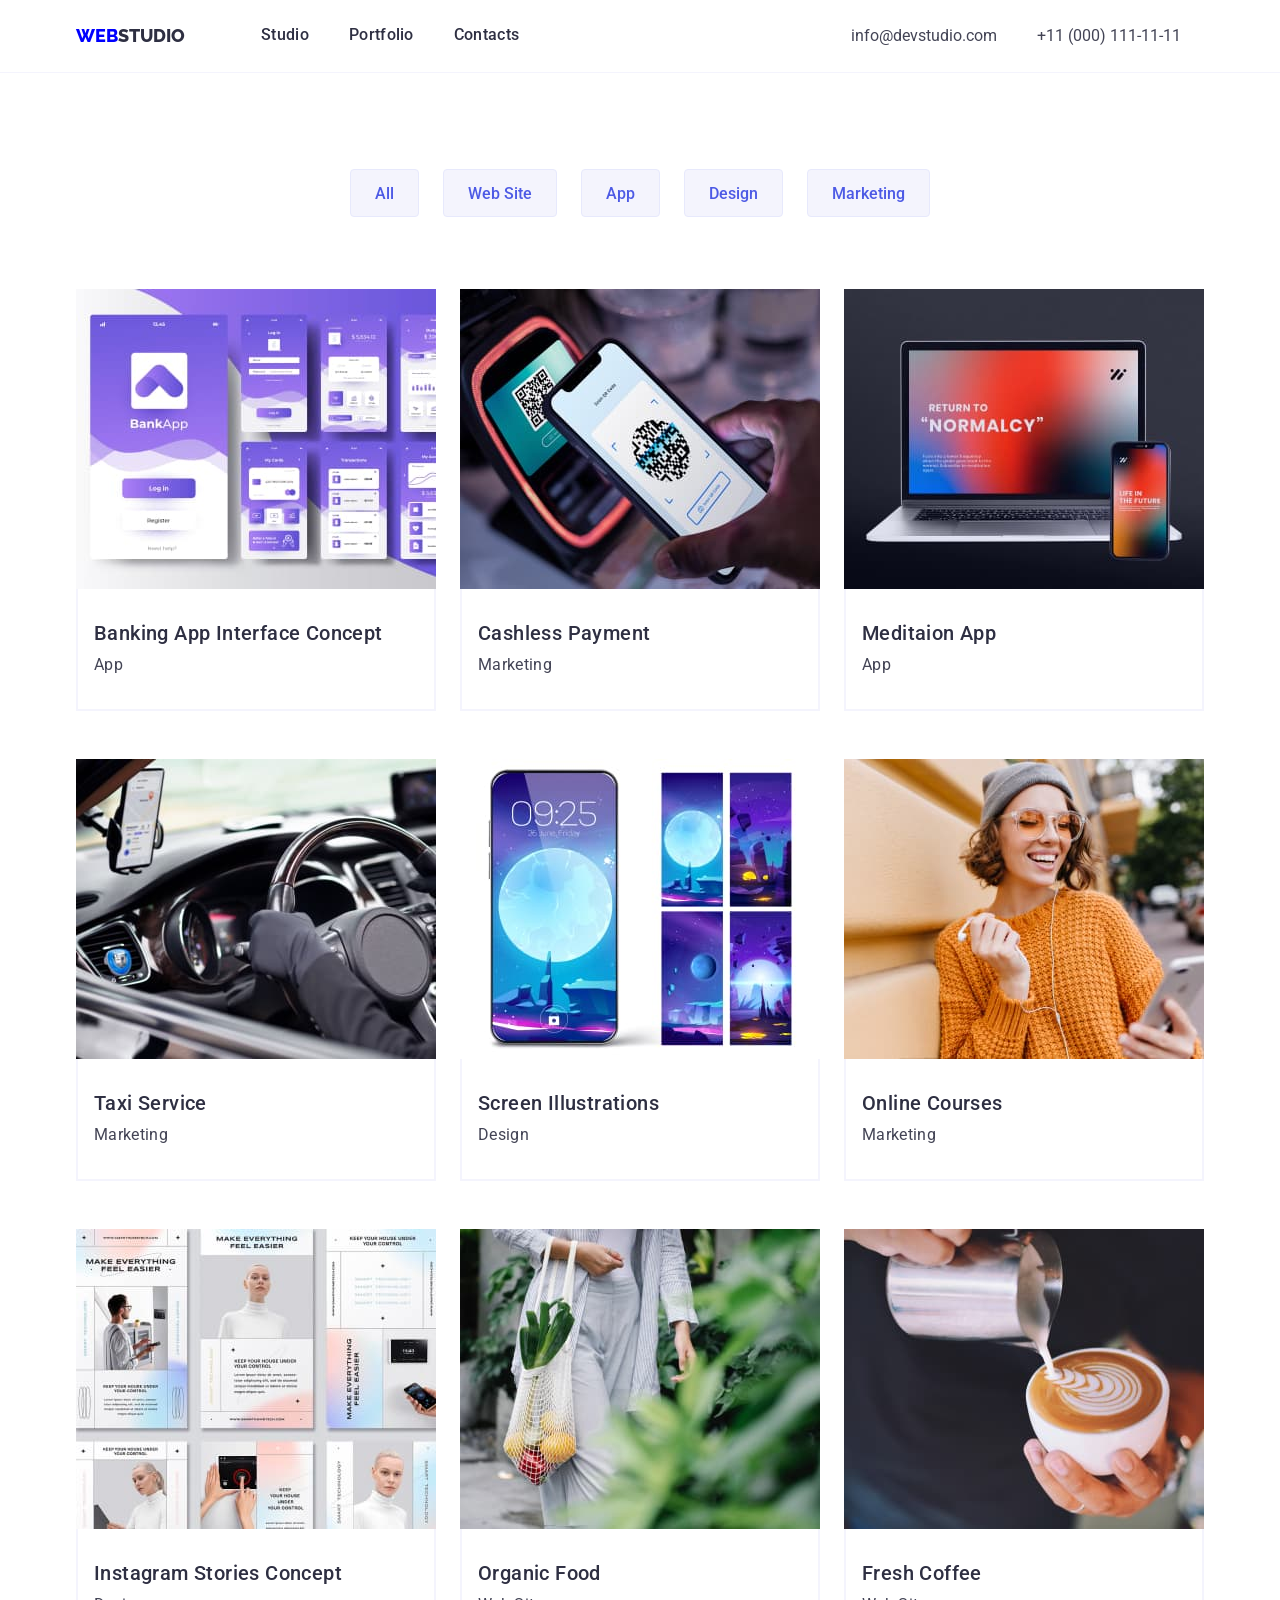
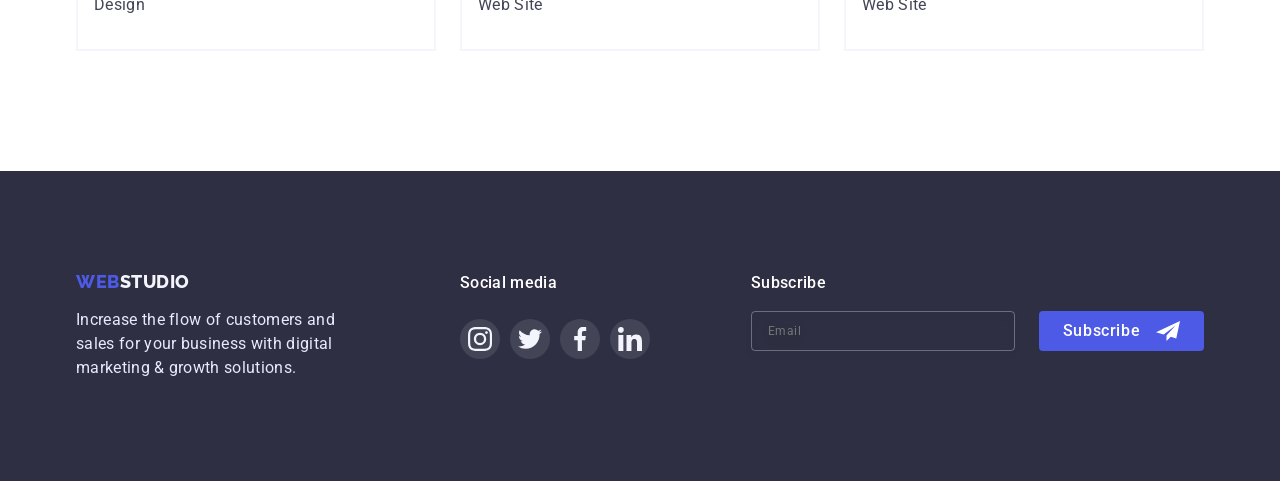
<file: portfolio.html>
<!DOCTYPE html>
<html lang="en">
  <head>
    <meta charset="UTF-8" />
    <meta http-equiv="X-UA-Compatible" content="IE=edge" />
    <meta name="viewport" content="width=device-width, initial-scale=1.0" />
    <title>Photostudio</title>
    <link rel="preconnect" href="https://fonts.googleapis.com" />
    <link rel="preconnect" href="https://fonts.gstatic.com" crossorigin />
    <link
      href="https://fonts.googleapis.com/css2?family=Raleway:wght@800&family=Roboto:wght@400;500;700;900&display=swap"
      rel="stylesheet"
    />
    <link
      rel="stylesheet"
      href="https://cdnjs.cloudflare.com/ajax/libs/modern-normalize/1.1.0/modern-normalize.min.css"
      integrity="sha512-wpPYUAdjBVSE4KJnH1VR1HeZfpl1ub8YT/NKx4PuQ5NmX2tKuGu6U/JRp5y+Y8XG2tV+wKQpNHVUX03MfMFn9Q=="
      crossorigin="anonymous"
      referrerpolicy="no-referrer"
    />
    <link rel="stylesheet" href="./css/styles.css" />
  </head>
  <body>
    <!--Shapka-->
    <header class="header">
      <div class="container header-container">
        <nav class="header-navigation">
          <a class="header-logo link" href="./index.html"
            ><span class="header-logo-web">WEB</span>STUDIO</a
          >
          <ul class="header-list list">
            <div class="header-list-container">
              <li class="header-list-item">
                <a class="link header-nav" href="./index.html">Studio</a>
              </li>
              <li class="header-list-item">
                <a class="link header-nav current  current-link" href="./portfolio.html"
                  >Portfolio</a
                >
              </li>
              <li class="header-list-item">
                <a class="link header-nav" href="./index.html">Contacts</a>
              </li>
            </div>
          </ul>
        </nav>
        <address class="kontakts">
          <ul class="header-tel list">
            <li class="header-tel-list">
              <a
                class="link header-nav"
                style="color: inherit"
                href="mailto:info@devstudio.com"
                >info@devstudio.com</a
              >
            </li>
            <li class="header-tel-list">
              <a
                class="link header-nav"
                style="color: inherit"
                href="tel:+110001111111"
                >+11 (000) 111-11-11</a
              >
            </li>
          </ul>
        </address>
      </div>
    </header>
    <main>
      <!-- Filtres -->
      <section class="portfolio">
        <div class="container">
          <h1 class="visually-hidden">Filters</h1>
          <ul class="filtres list">
            <li><button class="filtres-btn" type="button">All</button></li>
            <li><button class="filtres-btn" type="button">Web Site</button></li>
            <li><button class="filtres-btn" type="button">App</button></li>
            <li><button class="filtres-btn" type="button">Design</button></li>
            <li>
              <button class="filtres-btn" type="button">Marketing</button>
            </li>
          </ul>

          <!-- Projekt Cards -->
          <ul class="cards-list">
            <li class="list cards-list-item">
              <div class="card-text-cover">
                <img
                  class="cards-foto"
                  src="./images/bankingappinterfaceconcept.jpg"
                  width="360"
                  height="300"
                  alt="Banking App Interface Concept"
                />
                <p class="text-cover">
                  14 Stylish and User-Friendly App Design Concepts · Task
                  Manager App · Calorie Tracker App · Exotic Fruit Ecommerce App
                  · Cloud Storage App
                </p>
              </div>
              <div class="cards-list-text">
                <h2 class="cards-list-title">Banking App Interface Concept</h2>
                <p class="cards-text">App</p>
              </div>
            </li>

            <li class="list cards-list-item">
              <div class="card-text-cover">
                <img
                  class="cards-foto"
                  src="./images/cashlesspayment.jpg"
                  width="360"
                  height="300"
                  alt="Cashless Payment"
                />
                <p class="text-cover">
                  14 Stylish and User-Friendly App Design Concepts · Task
                  Manager App · Calorie Tracker App · Exotic Fruit Ecommerce App
                  · Cloud Storage App
                </p>
              </div>
              <div class="cards-list-text">
                <h2 class="cards-list-title">Cashless Payment</h2>
                <p class="cards-text">Marketing</p>
              </div>
            </li>

            <li class="list cards-list-item">
              <div class="card-text-cover">
                <img
                  class="cards-foto"
                  src="./images/meditaionapp.jpg"
                  width="360"
                  height="300"
                  alt="Meditaion App"
                />
                <p class="text-cover">
                  14 Stylish and User-Friendly App Design Concepts · Task
                  Manager App · Calorie Tracker App · Exotic Fruit Ecommerce App
                  · Cloud Storage App
                </p>
              </div>
              <div class="cards-list-text">
                <h2 class="cards-list-title">Meditaion App</h2>
                <p class="cards-text">App</p>
              </div>
            </li>

            <li class="list cards-list-item">
              <div class="card-text-cover">
                <img
                  class="cards-foto"
                  src="./images/taxiservice.jpg"
                  width="360"
                  height="300"
                  alt="Taxi Service"
                />
                <p class="text-cover">
                  14 Stylish and User-Friendly App Design Concepts · Task
                  Manager App · Calorie Tracker App · Exotic Fruit Ecommerce App
                  · Cloud Storage App
                </p>
              </div>
              <div class="cards-list-text">
                <h2 class="cards-list-title">Taxi Service</h2>
                <p class="cards-text">Marketing</p>
              </div>
            </li>

            <li class="list cards-list-item">
              <div class="card-text-cover">
                <img
                  class="cards-foto"
                  src="./images/screenillustrations.jpg"
                  width="360"
                  height="300"
                  alt="Screen Illustrations"
                />
                <p class="text-cover">
                  14 Stylish and User-Friendly App Design Concepts · Task
                  Manager App · Calorie Tracker App · Exotic Fruit Ecommerce App
                  · Cloud Storage App
                </p>
              </div>
              <div class="cards-list-text">
                <h2 class="cards-list-title">Screen Illustrations</h2>
                <p class="cards-text">Design</p>
              </div>
            </li>

            <li class="list cards-list-item">
              <div class="card-text-cover">
                <img
                  class="cards-foto"
                  src="./images/onlinecourses.jpg"
                  width="360"
                  height="300"
                  alt="Online Courses"
                />
                <p class="text-cover">
                  14 Stylish and User-Friendly App Design Concepts · Task
                  Manager App · Calorie Tracker App · Exotic Fruit Ecommerce App
                  · Cloud Storage App
                </p>
              </div>
              <div class="cards-list-text">
                <h2 class="cards-list-title">Online Courses</h2>
                <p class="cards-text">Marketing</p>
              </div>
            </li>

            <li class="list cards-list-item">
              <div class="card-text-cover">
                <img
                  class="cards-foto"
                  src="./images/instagramstoriesconcept.jpg"
                  width="360"
                  height="300"
                  alt="Instagram Stories Concept"
                />
                <p class="text-cover">
                  14 Stylish and User-Friendly App Design Concepts · Task
                  Manager App · Calorie Tracker App · Exotic Fruit Ecommerce App
                  · Cloud Storage App
                </p>
              </div>
              <div class="cards-list-text">
                <h2 class="cards-list-title">Instagram Stories Concept</h2>
                <p class="cards-text">Design</p>
              </div>
            </li>

            <li class="list cards-list-item">
              <div class="card-text-cover">
                <img
                  class="cards-foto"
                  src="./images/organicfood.jpg"
                  width="360"
                  height="300"
                  alt="Organic Food"
                />
                <p class="text-cover">
                  14 Stylish and User-Friendly App Design Concepts · Task
                  Manager App · Calorie Tracker App · Exotic Fruit Ecommerce App
                  · Cloud Storage App
                </p>
              </div>
              <div class="cards-list-text">
                <h2 class="cards-list-title">Organic Food</h2>
                <p class="cards-text">Web Site</p>
              </div>
            </li>

            <li class="list cards-list-item">
              <div class="card-text-cover">
                <img
                  class="cards-foto"
                  src="./images/freshcoffee.jpg"
                  width="360"
                  height="300"
                  alt="Fresh Coffee"
                />
                <p class="text-cover">
                  14 Stylish and User-Friendly App Design Concepts · Task
                  Manager App · Calorie Tracker App · Exotic Fruit Ecommerce App
                  · Cloud Storage App
                </p>
              </div>
              <div class="cards-list-text">
                <h2 class="cards-list-title">Fresh Coffee</h2>
                <p class="cards-text">Web Site</p>
              </div>
            </li>
          </ul>
        </div>
      </section>
    </main>

    <!--Footer-->
    <footer>
      <div class="container footer-container">
        <div class="footer-info">
          <a class="footer-link link" href="./index.html"
            ><span class="footer-link-web">WEB</span>STUDIO</a
          >
          <p class="footer-text">
            Increase the flow of customers and sales for your business with
            digital marketing & growth solutions.
          </p>
        </div>
        <div class="footer-soc">
          <h3 class="footer-title">Social media</h3>
          <ul class="footer-soc-list list">
            <li class="footer-soc-item">
              <a class="footer-soc-link" href="">
                <svg class="footer-soc-icon" width="24" height="24">
                  <use href="./images/icons.svg#icon-instagram"></use>
                </svg>
              </a>
            </li>
            <li class="footer-soc-item">
              <a class="footer-soc-link" href="">
                <svg class="footer-soc-icon" width="24" height="24">
                  <use href="./images/icons.svg#icon-twitter"></use>
                </svg>
              </a>
            </li>
            <li class="footer-soc-item">
              <a class="footer-soc-link" href=""
                ><svg class="footer-soc-icon" width="24" height="24">
                  <use href="./images/icons.svg#icon-facebook"></use>
                </svg>
              </a>
            </li>
            <li class="footer-soc-item">
              <a class="footer-soc-link" href=""
                ><svg class="footer-soc-icon" width="24" height="24">
                  <use href="./images/icons.svg#icon-linkedin"></use>
                </svg>
              </a>
            </li>
          </ul>
        </div>
        
        <div class="footer-subscribe">
<p class="title-subscribe">Subscribe</p>
<div class="forma-subscribe">
    <input class="input-subscribe" type="email" placeholder="Email">  
    <button class="btn-subscribe" type="submit"> <spnan class="btn-push">Subscribe</spnan >
      <svg class="" width="24" height="24">
        <use href="./images/icons.svg#icon-Frame-3"></use>
      </svg> </button> </div>
    </footer>

    <script src="./js/modal.js"></script>
  </body>
</html>
</file>
<file: css/styles.css>
:root {
  --main-text-color: #2e2f42;
  --second-text-color: #434455;
  --main-bg-color: --#ffffff;
  --second-bg-color: #f4f4fd;
  --btn-bg-color: #f4f4fd;
  --btn-bg-color-activ: #404bbf;
  --btn-text-color: #4d5ae5;
  --btn-text-color-activ: #ffffff;
  --footer-text: #e7e9fc;
}
*,
*::before,
*::after {
  box-sizing: border-box;
}

p,
h1,
h2,
h3,
h4,
h5,
h6 {
  margin: 0;
}
ul {
  margin: 0;
  padding-left: 0;
}
button {
  cursor: pointer;
}
address {
  font-style: normal;
  display: block;
  color: #434455;
}
img {
  display: block;
}
body {
  font-family: "Roboto", sans-serif;
  font-style: normal;
  color: #2e2f42;
  /* background-color: #f69696; */
}
.link {
  text-decoration: none;
}
.list {
  list-style: none;
}
.section {
  padding: 120px;
}
.container {
  max-width: 1158px;
  padding: 0 15px;
  margin: 0 auto;
  /* outline: 2px solid red; */
}
/* Header */
.header {
  padding-top: 24px;
  padding-bottom: 24px;
  border-bottom-style: solid;
  border-bottom-color: var(--second-bg-color);
  border-bottom-width: 1px;
}
.header-container {
  display: flex;
  align-items: center;
}
.header-navigation {
  display: flex;
  margin-right: 332px;
}
.adress-container {
  display: flex;
}
.header-container {
  display: flex;
}

.header-list-container {
  display: flex;
}
.header-logo {
  margin-right: 76px;
  display: block;
  font-family: "Raleway", sans-serif;
  font-weight: 800;
  font-size: 18px;
  line-height: 1.33;
  color: var(--main-text-color);
}
.header-logo-web {
  color: blue;
}
.header-list {
  display: flex;
}
.header-list-item {
  font-weight: 500;
  font-size: 16px;
  line-height: 1.33;
  letter-spacing: 0.02em;
}

.header-list-item + .header-list-item {
  margin-left: 40px;
}

.header-nav {
  color: var(--main-text-color);
  transition-property: color;
  transition-duration: 250ms;
  position: relative;
}

.header-nav:focus,
.header-nav:hover {
  color: var(--btn-bg-color-activ);
}

.header-tel-list:focus,
.header-tel-list:hover {
  color: var(--btn-bg-color-activ);
}

.header-tel {
  display: flex;
  flex-wrap: wrap;
}
.header-tel-list + .header-tel-list {
  margin-left: 40px;
}
.header-tel-link {
  font-size: 16px;
  line-height: 1.33;
  letter-spacing: 0.02em;
}

/* ------------Banner-------------*/
.banner {
  border-radius: 30px;

  max-width: 1440px;
  height: 600px;
  margin-left: auto;
  margin-right: auto;
  background-image: linear-gradient(
      rgba(46, 47, 66, 0.7),
      rgba(46, 47, 66, 0.7)
    ),
    url(../images/banner.jpg);
  background-repeat: no-repeat;
  background-position: center;
  background-size: cover;
  background-color: #2e2f42;
  padding-top: 188px;
  padding-bottom: 188px;
}
.banner-text {
  display: block;
  max-width: 496px;
  margin: 0 auto;
  margin-bottom: 48px;
  font-size: 56px;
  line-height: 1.07;
  text-align: center;
  letter-spacing: 0.02em;
  color: #ffffff;
}
.banner-btn {
  display: block;
  margin: 0 auto;
  border-radius: 4px;
  border-color: var(--btn-text-color);
  width: 169px;
  height: 56px;
  justify-content: center;
  font-family: inherit;
  background: var(--btn-text-color);
  font-weight: 500;
  font-size: 16px;
  line-height: 1.5;
  align-items: center;
  color: var(--btn-text-color-activ);
  transition-property: background-color, color;
  transition-duration: 250ms;
  transition-timing-function: cubic-bezier(0.4, 0, 0.2, 1);
}
.banner-btn:focus,
.banner-btn:hover {
  cursor: pointer;
  color: var(--btn-text-color-activ);
  background-color: var(--btn-bg-color-activ);
}

.banner-container {
  justify-content: center;
  align-items: center;
}

/* ------------Feature ------------------*/

.visually-hidden {
  position: absolute;
  white-space: nowrap;
  width: 1px;
  height: 1px;
  overflow: hidden;
  border: 0;
  padding: 0;
  clip: rect(0 0 0 0);
  clip-path: inset(50%);
  margin: -1px;
}
.feature {
  padding-top: 120px;
  padding-bottom: 120px;
}

.feature-list {
  display: flex;
  flex-wrap: wrap;
  gap: 24px;
}
.feature-list-item {
  width: 264px;
}
/* .feature-list-item :nth-child(4n) {
margin-right: 0;} */

.feature-list-tytle {
  margin-top: 8px;
  margin-bottom: 8px;
  font-weight: 500;
  font-size: 20px;
  line-height: 1.2;
  letter-spacing: 0.02em;
}
.feature-list-text {
  font-size: 16px;
  line-height: 1.5;
  letter-spacing: 0.02em;
  color: var(--second-text-color);
}
.feature-list-logo {
  display: flex;
  justify-content: center;
  align-items: center;
  width: 264px;
  height: 112px;
  background-color: var(--second-bg-color);
}

/* ---------------------promo ---------------------*/

.promo-tytel {
  font-size: 36px;
  line-height: 1.11;
  text-align: center;
  letter-spacing: 0.02em;
  text-transform: capitalize;
  margin-bottom: 72px;
}
.promo-list {
  display: flex;
  gap: 24px;
  margin-bottom: 120px;
}

/* -----------------------Team ----------------------*/
.team {
  background-color: var(--second-bg-color);
  padding-top: 120px;
  padding-bottom: 120px;
}
.team-tytel {
  margin-bottom: 72px;
  font-size: 36px;
  line-height: 1.11;
  letter-spacing: 0.02em;
  text-transform: capitalize;
  text-align: center;
}
.team-list {
  display: flex;
  gap: 24px;
}
.team-list-item {
  width: calc(100% - 72px) / 4;
  box-shadow: 0px 1px 6px rgba(46, 47, 66, 0.08),
    0px 1px 1px rgba(46, 47, 66, 0.16), 0px 2px 1px rgba(46, 47, 66, 0.08);
  border-radius: 0px 0px 4px 4px;
}
.team-name {
  font-weight: 500;
  text-align: center;
  font-size: 20px;
  line-height: 1.2;
  letter-spacing: 0.02em;
  margin-bottom: 8px;
}
.team-name-backgraund {
  padding-top: 32px;
  padding-bottom: 32px;
  background-color: #ffffff;
}
.team-text {
  text-align: center;
  line-height: 1.5;
  letter-spacing: 0.02em;
  color: var(--second-text-color);
}
/* ------------Team socialnue seti -----------------*/
.team-soc-list {
  display: flex;
  justify-content: center;
  gap: 24px;
}
.team-soc-item {
  width: 40px;
  height: 40px;
  margin-top: 8px;
}
.team-soc-link {
  width: 100%;
  height: 100%;
  border-radius: 50%;
  display: flex;
  justify-content: center;
  align-items: center;
  background-color: var(--btn-text-color);
  transition-property: background-color;
  transition-duration: 250ms;
  transition-timing-function: cubic-bezier(0.4, 0, 0.2, 1);
}
.team-soc-icon {
  color: #f4f4fd;
}

.team-soc-link:is(:hover, :focus) {
  background-color: var(--btn-bg-color-activ);
}

/* --------Customers---------------- */
.customers {
  padding-top: 130px;
  padding-bottom: 120px;
}
.customers-title {
  font-size: 36px;
  line-height: 1.11;
  text-align: center;
  letter-spacing: 0.02em;
  text-transform: capitalize;
  margin-bottom: 72px;
}
.customers-list {
  display: flex;
  gap: 24px;

  /* justify-content: center;
  align-items: center; */
}
.customers-list-link {
  display: flex;
  justify-content: center;
  align-items: center;
  width: 168px;
  height: 88px;
  border: 1px solid #8e8f99;
  border-radius: 4px;
  transition-property: border-color, color;
  transition-duration: 250ms;
  transition-timing-function: cubic-bezier(0.4, 0, 0.2, 1);
}

.customers-icon {
  fill: currentColor;
}
.customers-list-link:is(:hover, :focus) {
  border-color: var(--btn-bg-color-activ);
  color: var(--btn-bg-color-activ);
}

.customers-icon {
  justify-content: center;
  align-items: center;
}

.customers-list-link {
  color: #8e8f99;
}
/* ------------------------Modal-reweu----------------------- */
.backdrop {
  position: fixed;
  top: 0;
  width: 100%;
  height: 100%;
  background-color: rgba(46, 47, 66, 0.4);
  transition: opacity 250ms cubic-bezier(0.4, 0, 0.2, 1),
    visibility 250ms cubic-bezier(0.4, 0, 0.2, 1);
}


.reweu {
  /* padding: 20px; */
  width: 311px;
  min-height: 471px;
  background:  #FAFAFA;
  box-shadow: 0px 1px 1px rgba(0, 0, 0, 0.14), 0px 1px 3px rgba(0, 0, 0, 0.12),
    0px 2px 1px rgba(0, 0, 0, 0.2);
  border-radius: 15px;
  position: absolute;
  top: 50%;
  left: 50%;
  transform: translate(-50%, -50%) scale(1);
  transition: 250ms cubic-bezier(0.4, 0, 0.2, 1);
}

.reweu-thanks {
  width: 500px;
  min-height: 400px;
  background:  #31d0aa;
  box-shadow: 0px 1px 1px rgba(0, 0, 0, 0.14), 0px 1px 3px rgba(0, 0, 0, 0.12),
    0px 2px 1px rgba(0, 0, 0, 0.2);
  border-radius: 15px;
  position: absolute;
  top: 50%;
  left: 50%;
  transform: translate(-50%, -50%) scale(1);
  transition: 250ms cubic-bezier(0.4, 0, 0.2, 1);
}




.backdrop.is-hidden .reweu {
  transform: translate(-50%, -50%) scaleX(0);
}

.reweu-form {
  display: flex;
  flex-direction: column;
  gap: 14px;
  padding-left: 24px;
  padding-right: 24px;
}

.reweu-input-field {
  width: 100%;
  height: 45px;
  /* outline: 1px solid red; */
}

.reweu-close {
  width: 24px;
  height: 24px;
  border-radius: 50%;
  background: inherit;
  padding: 0;
  border-style: none;
  display: flex;
  align-items: center;
  justify-content: center;
  margin-left: auto;
  transition: color 250ms cubic-bezier(0.4, 0, 0.2, 1),
    background-color 250ms cubic-bezier(0.4, 0, 0.2, 1);
}

.reweu-close:is(:hover) {
  background: #FD9222;
  color: #ffffff;
}
.reweu-close {
  fill: currentColor;
}

.icon-close:hover {
  fill: #ffffff;
}

.is-hidden {
  opacity: 0;
  visibility: hidden;
  pointer-events: none;
}

.reweu-title {
  padding: 0;
  font-weight: 600;
  font-size: 20px;
  line-height: 1.2;
  text-align: left;
  letter-spacing: -0.03em;
  color: black;
  margin-bottom: 16px;
}
.reweu-chenge {
  color: #FD9222;
}
.reweu-tab {
margin-right: 50px;
}

.input-field {
  width: 100%;
  height: 100%;
  border: 1.5px solid rgba(17, 17, 17, 0.05);
  border-radius: 8px;
  background-color: transparent;
  outline: none;
  color: rgba(64, 64, 64, 0.3);
  padding-left: 18px;
  transition: border 250ms cubic-bezier(0.4, 0, 0.2, 1);
  font-weight: 400;
  font-size: 14px;
  line-height: calc(17 / 14);
  letter-spacing: -0.02em;
  resize: none;
}
.input-field::placeholder {
  color: rgba(64, 64, 64, 0.3);
}

.input-field:focus {
  box-shadow: 0px 1px 6px rgba(46, 47, 66, 0.08),
    0px 1px 1px rgba(46, 47, 66, 0.16), 0px 2px 1px rgba(46, 47, 66, 0.08);
}

.country {
  position: relative;
}
.number {
  padding-left: 98px;
}
.reweu-segment::after {
  content: "";
  display: block;
  position: absolute;
  width: 1.5px;
  height: 25px;
  right: 0;
  background-color: rgba(64, 64, 64, 0.3);
  transform: translateY(-85%) translateX(8px);
}

.icon-input {
  position: absolute;
  top: 50%;
  left: 16px;
  transform: translateY(-50%);
}

.code-input {
  font-weight: 500;
  font-size: 14px;
  line-height: 1.21;
  letter-spacing: -0.02em;
  color: #000000;
  position: absolute;
  top: 50%;
  left: 16px;
  transform: translateY(-50%) translateX(32px);
}
.reweu-input {
  padding: 14px 18px;
  height: 80px;
}

.reweu-button {
  position: relative;
  margin: 0 auto;
  border: none;
  width: 93px;
  height: 41px;
  border-radius: 100px;
  justify-content: center;
  font-family: inherit;
  background: #FD9222;
  font-weight: 600;
font-size: 14px;
line-height: 1.21;
color: #FFFFFF;
 align-items: center;
  transform: translateY(125%);
  transition-property: background-color, color;
  transition-duration: 250ms;
  transition-timing-function: cubic-bezier(0.4, 0, 0.2, 1);
}

.reweu-button:focus,
.reweu-button:hover {
  cursor: pointer;
  color: #FD9222;
  background-color:#FCF1E0;
}
/* ----------------------------------------------------------------------- */
/* .modal-comment {
  width: 100%;
  height: 50px;
  border: 1px solid rgba(33, 33, 33, 0.2);
  border-radius: 4px;
  background-color: transparent;
  color: rgba(117, 117, 117, 0.5);
  outline: none;
  padding: 16px;
  resize: none;
  transition: border 250ms cubic-bezier(0.4, 0, 0.2, 1);
  font-weight: 400;
  font-size: 12px;
  line-height: 1.33;
  letter-spacing: 0.04em;
} */
/* .modal-comment:focus,
.modal-comment:hover {
  border-color: var(--btn-bg-color-activ);
} */

/* .check-text {
  display: flex;
  font-size: 12px;
  line-height: 1.33;
  letter-spacing: 0.04em;
  color: #757575;
}

.check-text::before {
  content: "";
  width: 16px;
  height: 16px;
  border: 1.25px solid var(--main-text-color);
  border-radius: 2px;
  margin-right: 8px;
}
.input-check:checked + .check-text::before {
  background-color: var(--btn-bg-color-activ);
  border: none;
  background-image: url(../images/Vector.svg);
  background-position: center;
  background-repeat: no-repeat;
}

.link-accept {
  color: var(--btn-text-color);
} */

/*------------------- Footer----------------------- */
footer {
  padding-top: 100px;
  padding-bottom: 100px;
  background: #2e2f42;
  height: 310px;
}
.footer-container {
  display: flex;
}

.footer-link {
  font-family: "Raleway", sans-serif;
  font-weight: 800;
  font-size: 18px;
  line-height: 1.17;
  display: flex;
  align-items: center;
  letter-spacing: 0.03em;
  text-transform: uppercase;
  color: #f4f4fd;
  margin-bottom: 16px;
}
.footer-link-web {
  color: #4d5ae5;
}
.footer-text {
  max-width: 264px;
  font-size: 16px;
  line-height: 1.5;
  letter-spacing: 0.02em;
  color: var(--footer-text);
}
/* ----Footer-soc--------- */
.footer-title {
  font-weight: 500;
  font-size: 16px;
  line-height: 1.5;
  letter-spacing: 0.02em;
  color: #ffffff;
}
.footer-soc {
  margin-left: 120px;
}

.footer-soc-list {
  display: flex;
  gap: 10px;
  padding-top: 24px;
}
.footer-soc-item {
  width: 40px;
  height: 40px;
}
.footer-soc-link {
  width: 100%;
  height: 100%;
  border-radius: 50%;
  display: flex;
  justify-content: center;
  align-items: center;
  background-color: var(--second-text-color);
  transition-property: background-color;
  transition-duration: 250ms;
  transition-timing-function: cubic-bezier(0.4, 0, 0.2, 1);
}
.footer-soc-link:is(:hover, :focus) {
  background-color: #31d0aa;
}

/* ---------Footer-subscribe----------------- */
.footer-subscribe {
  margin-left: auto;
}

.input-subscribe {
  display: block;
  margin-right: 24px;
  padding-left: 16px;
  width: 264px;
  height: 40px;
  outline: none;
  border: 1px solid rgba(255, 255, 255, 0.3);
  filter: drop-shadow(0px 4px 4px rgba(0, 0, 0, 0.15));
  border-radius: 4px;
  background-color: transparent;
  color: rgba(117, 117, 117, 0.5);
  font-size: 12px;
  line-height: 2;
  align-items: center;
  letter-spacing: 0.04em;
  color: rgba(255, 255, 255, 0.6);
}
.input-subscribe:focus,
.input-subscribe:hover {
  border-color: var(--btn-text-color);
}

.forma-subscribe {
  display: flex;
}
.btn-push {
  margin-right: 16px;
}

.btn-subscribe {
  display: flex;
  padding: 0;
  border: none;
  border-color: var(--btn-text-color);
  width: 165px;
  height: 40px;
  border-radius: 4px;
  justify-content: center;
  align-items: center;
  font-weight: 500;
  font-size: 16px;
  line-height: 1.5;
  letter-spacing: 0.04em;
  background: var(--btn-text-color);
  color: var(--btn-text-color-activ);
  transition-property: background-color, color;
  transition-duration: 250ms;
  transition-timing-function: cubic-bezier(0.4, 0, 0.2, 1);
}
.btn-subscribe:focus,
.btn-subscribe:hover {
  cursor: pointer;
  color: var(--btn-text-color-activ);
  background-color: var(--btn-bg-color-activ);
}

.title-subscribe {
  margin-bottom: 16px;
  font-weight: 500;
  font-size: 16px;
  line-height: 1.5;
  letter-spacing: 0.02em;
  color: #ffffff;
}
/* --------------------------Filtres----------------- */
.portfolio {
  padding-top: 96px;
  padding-bottom: 120px;
}

.filtres {
  display: flex;
  gap: 24px;
  margin-bottom: 72px;
  justify-content: center;
}
.filtres-btn {
  height: 48px;
  padding: 12px 24px;
  border: 1px solid #e7e9fc;
  border-radius: 4px;
  font-family: inherit;
  background: var(--btn-bg-color);
  font-weight: 500;
  font-size: 16px;
  line-height: 1.5;
  align-items: center;
  color: var(--btn-text-color);
  transition-property: background-color, color, box-shadow;
  transition-duration: 250ms;
  transition-timing-function: cubic-bezier(0.4, 0, 0.2, 1);
}

.filtres-btn:focus,
.filtres-btn:hover {
  cursor: pointer;
  color: var(--btn-text-color-activ);
  background-color: var(--btn-bg-color-activ);
  box-shadow: 0px 3px 1px rgba(0, 0, 0, 0.1), 0px 2px 1px rgba(0, 0, 0, 0.08),
    0px 2px 2px rgba(0, 0, 0, 0.12);
}
/* ---------Projekt Cards -------*/
.cards-list {
  display: flex;
  flex-wrap: wrap;
  column-gap: 24px;
  row-gap: 48px;
  transition-property: box-shadow;
  transition-duration: 250ms;
  transition-timing-function: cubic-bezier(0.4, 0, 0.2, 1);
}
.cards-list-item:hover {
  cursor: pointer;
  box-shadow: 0px 1px 6px rgba(46, 47, 66, 0.08),
    0px 1px 1px rgba(46, 47, 66, 0.16), 0px 2px 1px rgba(46, 47, 66, 0.08);
}
.cards-list-item:hover .text-cover {
  transform: translateY(0);
}

.cards-list-text {
  border: 2px solid #f4f4fd;
  border-top: none;
  padding-top: 32px;
  padding-bottom: 32px;
  padding-left: 16px;
}
.card-text-cover {
  position: relative;
  overflow: hidden;
}

.text-cover {
  max-width: 360px;
  height: 100%;
  font-size: 16px;
  line-height: 1.5;
  letter-spacing: 0.02em;
  color: #f4f4fd;
  background: var(--btn-text-color);
  padding: 40px 32px 0 32px;

  position: absolute;
  top: 0;
  transform: translateY(100%);
  transition: transform 250ms cubic-bezier(0.4, 0, 0.2, 1);
  overflow: auto;
}

.cards-list-title {
  font-weight: 500;
  font-size: 20px;
  line-height: 1.2;
  letter-spacing: 0.02em;
  margin-bottom: 8px;
}
.cards-text {
  font-size: 16px;
  line-height: 1.5;
  letter-spacing: 0.02em;
  color: var(--second-text-color);
}
</file>
